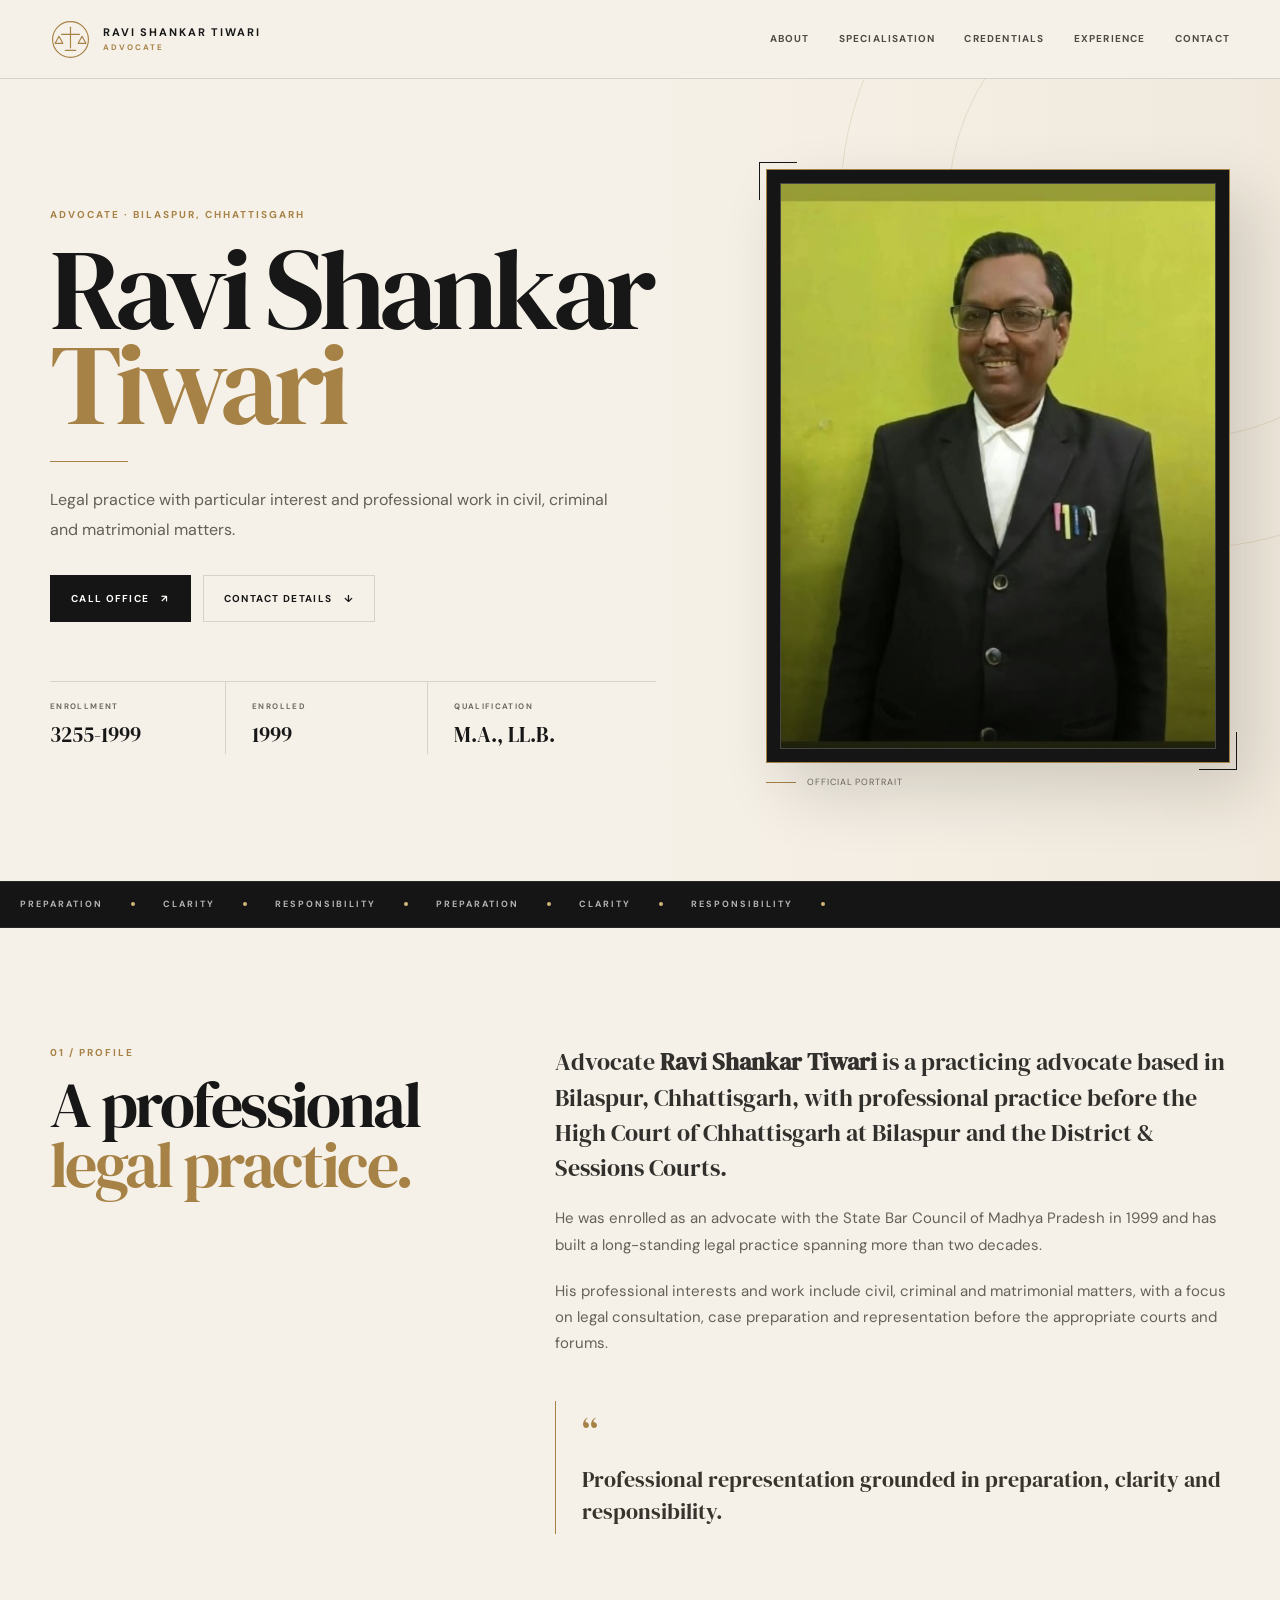
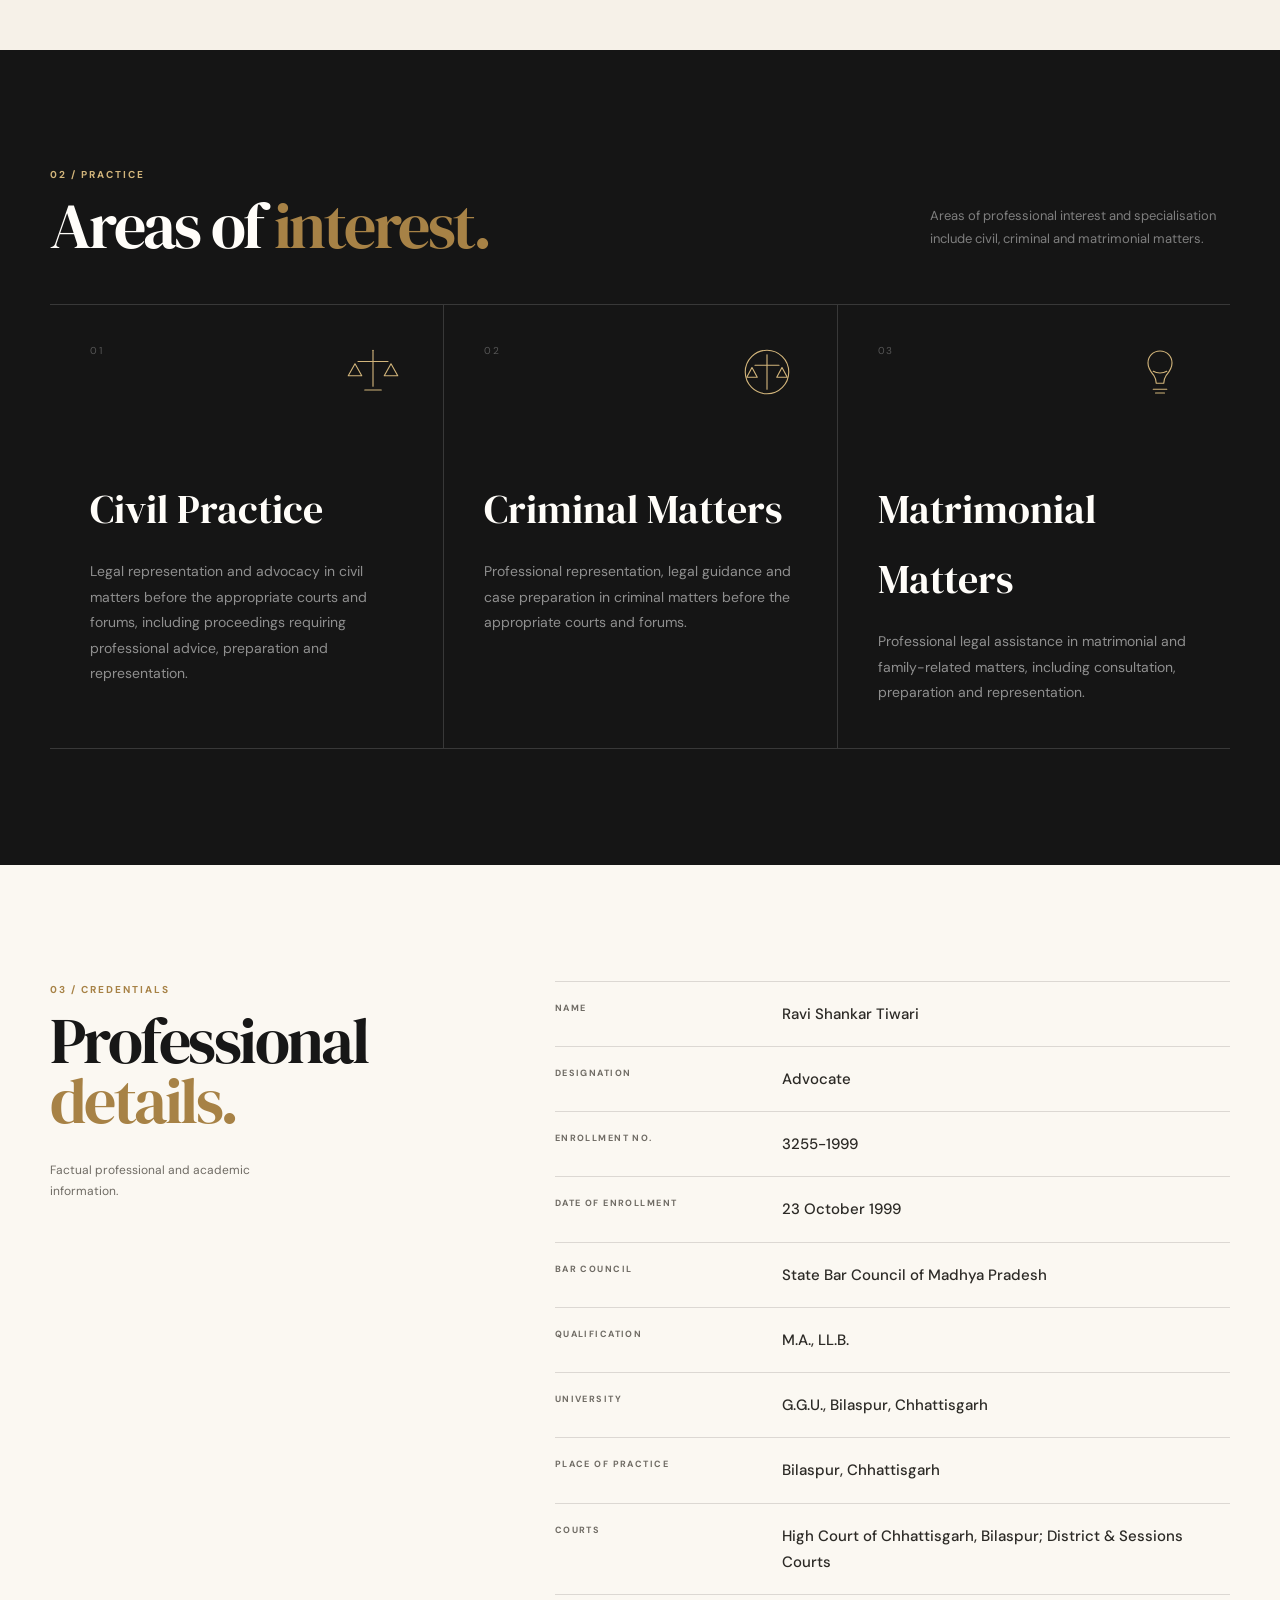
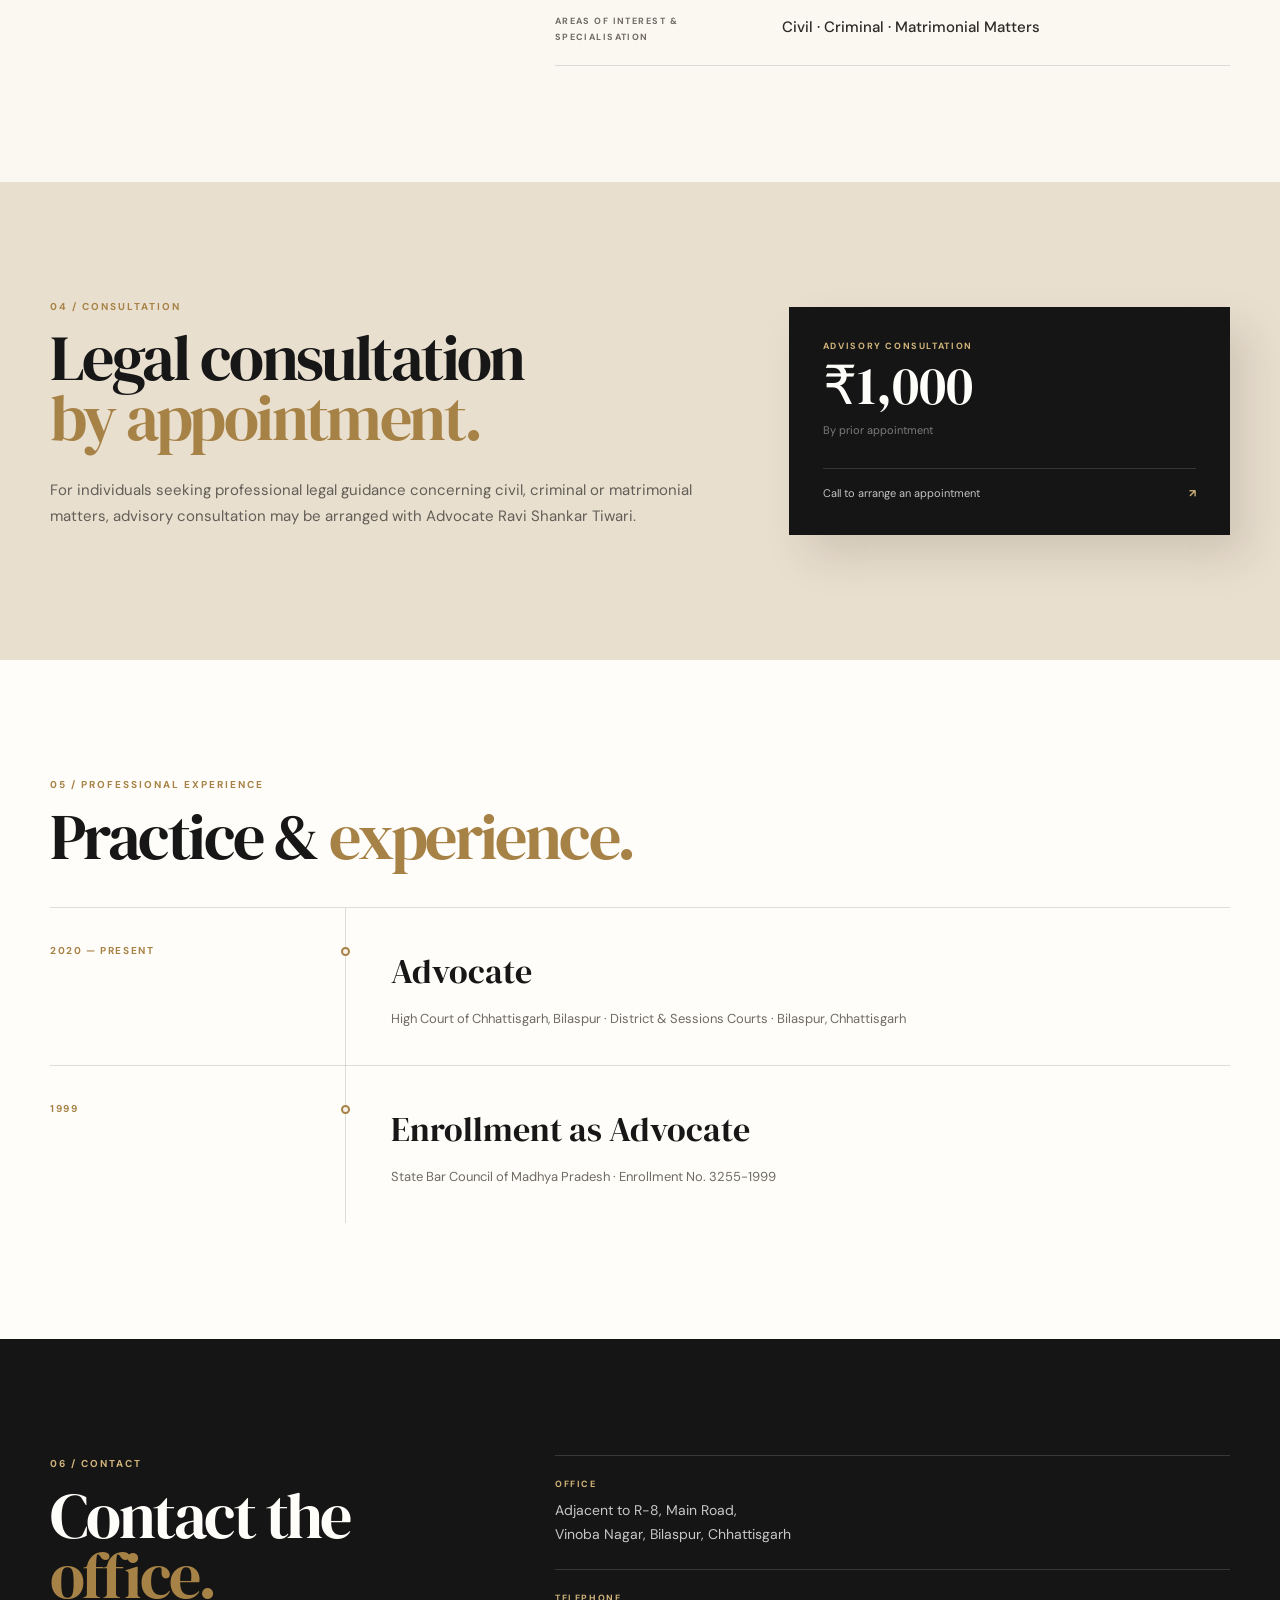
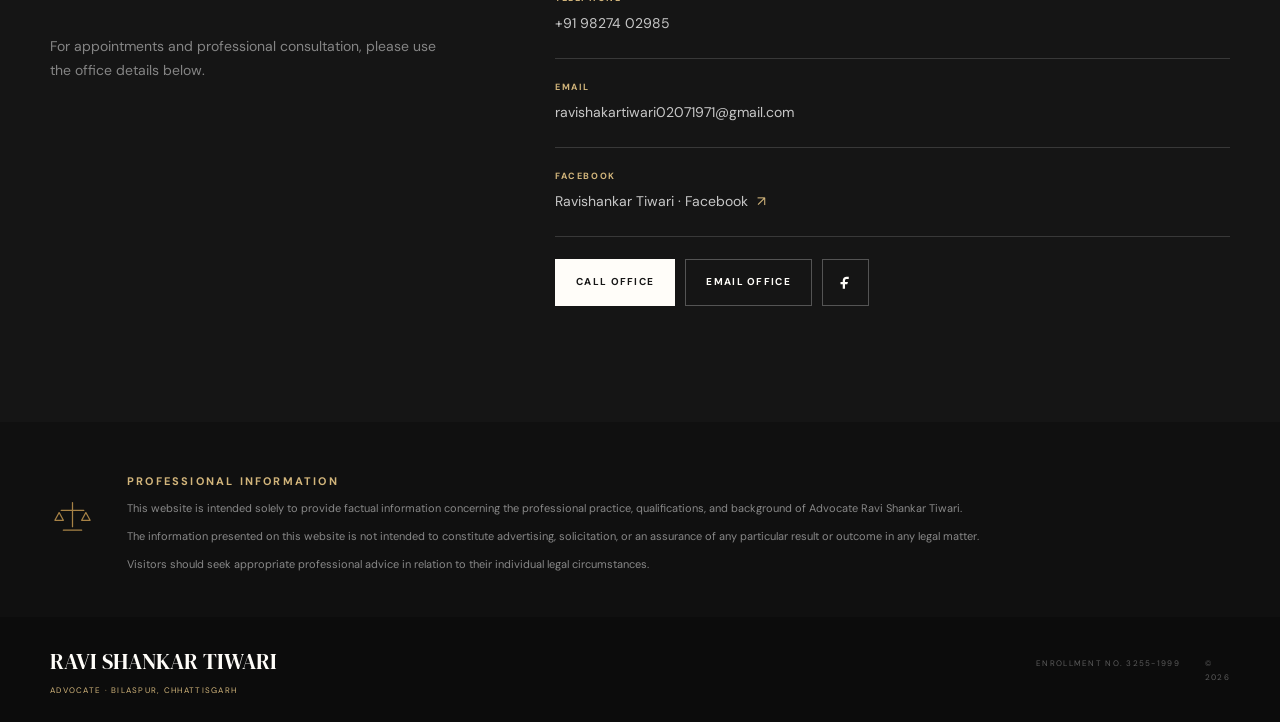
<file: ravi_shankar_tiwari_portfolio/index.html>
<!doctype html>
<html lang="en">
<head>
  <meta charset="utf-8">
  <meta name="viewport" content="width=device-width, initial-scale=1">
  <meta name="description" content="Professional profile of Advocate Ravi Shankar Tiwari, Bilaspur, Chhattisgarh.">
  <meta name="theme-color" content="#171717">
  
  <title>Ravi Shankar Tiwari — Advocate</title>
  <link rel="icon" href="assets/favicon.svg" type="image/svg+xml">
  <link rel="icon" href="assets/favicon-512.png" type="image/png" sizes="512x512">
  <link rel="apple-touch-icon" href="assets/apple-touch-icon.png">
  <link rel="manifest" href="site.webmanifest">
  <link rel="preconnect" href="https://fonts.googleapis.com">
  <link rel="preconnect" href="https://fonts.gstatic.com" crossorigin>
  <link href="https://fonts.googleapis.com/css2?family=DM+Sans:wght@400;500;600;700&family=DM+Serif+Display:ital@0;1&display=swap" rel="stylesheet">
  <link rel="stylesheet" href="style.css">
</head>
<body>
  <a class="skip-link" href="#main">Skip to content</a>

  <header class="site-header" id="top">
    <div class="container nav-wrap">
      <a class="brand" href="#top" aria-label="Ravi Shankar Tiwari home">
        <span class="brand-mark" aria-hidden="true">
          <svg viewBox="0 0 64 64" role="img">
            <circle cx="32" cy="32" r="28"></circle>
            <path d="M32 13v32"></path>
            <path d="M18 24h28"></path>
            <path d="M14 27l-6 11h12z"></path>
            <path d="M50 27l-6 11h12z"></path>
            <path d="M24 49h16"></path>
          </svg>
        </span>
        <span class="brand-copy">
          <strong>RAVI SHANKAR TIWARI</strong>
          <small>ADVOCATE</small>
        </span>
      </a>

      <button class="nav-toggle" type="button" aria-expanded="false" aria-controls="primary-nav" aria-label="Open navigation">
        <span></span><span></span><span></span>
      </button>

      <nav class="primary-nav" id="primary-nav" aria-label="Primary navigation">
        <a href="#about">About</a>
        <a href="#practice">Specialisation</a>
        <a href="#credentials">Credentials</a>
        <a href="#experience">Experience</a>
        <a href="#contact">Contact</a>
      </nav>
    </div>
  </header>

  <main id="main">
    <section class="hero" aria-labelledby="hero-title">
      <div class="hero-orbit orbit-one" aria-hidden="true"></div>
      <div class="hero-orbit orbit-two" aria-hidden="true"></div>
      <div class="container hero-grid">
        <div class="hero-content reveal">
          <p class="eyebrow">ADVOCATE · BILASPUR, CHHATTISGARH</p>
          <h1 id="hero-title">Ravi Shankar<br><em>Tiwari</em></h1>
          <div class="hero-line" aria-hidden="true"></div>
          <p class="hero-lead">
            Legal practice with particular interest and professional work in civil, criminal and matrimonial matters.
          </p>

          <div class="hero-actions">
            <a class="btn btn-primary" href="tel:+919827402985">Call Office <span>↗</span></a>
            <a class="btn btn-secondary" href="#contact">Contact Details <span>↓</span></a>
          </div>

          <div class="hero-stats" aria-label="Professional highlights">
            <div>
              <span>ENROLLMENT</span>
              <strong>3255-1999</strong>
            </div>
            <div>
              <span>ENROLLED</span>
              <strong>1999</strong>
            </div>
            <div>
              <span>QUALIFICATION</span>
              <strong>M.A., LL.B.</strong>
            </div>
          </div>
        </div>

        <div class="hero-portrait reveal reveal-delay">
          <div class="portrait-frame">
            <div class="portrait-inner">
              <img src="assets/ravi-shankar-tiwari.jpg" alt="Portrait of Advocate Ravi Shankar Tiwari" loading="eager" fetchpriority="high" decoding="async" onerror="this.onerror=null;this.src='assets/ravi-shankar-tiwari-placeholder.svg';this.alt='Portrait placeholder for Advocate Ravi Shankar Tiwari';">
            </div>
            <div class="portrait-corner corner-top" aria-hidden="true"></div>
            <div class="portrait-corner corner-bottom" aria-hidden="true"></div>
          </div>
          <div class="portrait-caption">
            <span class="caption-rule"></span>
            <span>Official portrait</span>
          </div>
        </div>
      </div>
    </section>

    <section class="marquee" aria-label="Professional statement">
      <div class="marquee-track">
        <span>PREPARATION</span><i></i><span>CLARITY</span><i></i><span>RESPONSIBILITY</span><i></i>
        <span>PREPARATION</span><i></i><span>CLARITY</span><i></i><span>RESPONSIBILITY</span><i></i>
      </div>
    </section>

    <section class="section about" id="about">
      <div class="container two-col">
        <div class="section-heading reveal">
          <p class="eyebrow">01 / PROFILE</p>
          <h2>A professional<br><em>legal practice.</em></h2>
        </div>
        <div class="section-copy reveal reveal-delay">
          <p class="lead-copy">
            Advocate <strong>Ravi Shankar Tiwari</strong> is a practicing advocate based in Bilaspur, Chhattisgarh, with professional practice before the High Court of Chhattisgarh at Bilaspur and the District &amp; Sessions Courts.
          </p>
          <p>
            He was enrolled as an advocate with the State Bar Council of Madhya Pradesh in 1999 and has built a long-standing legal practice spanning more than two decades.
          </p>
          <p>
            His professional interests and work include civil, criminal and matrimonial matters, with a focus on legal consultation, case preparation and representation before the appropriate courts and forums.
          </p>
          <blockquote>
            <span>“</span>
            <p>Professional representation grounded in preparation, clarity and responsibility.</p>
          </blockquote>
        </div>
      </div>
    </section>

    <section class="section practice" id="practice">
      <div class="container">
        <div class="section-top reveal">
          <div>
            <p class="eyebrow eyebrow-light">02 / PRACTICE</p>
            <h2>Areas of <em>interest.</em></h2>
          </div>
          <p>Areas of professional interest and specialisation include civil, criminal and matrimonial matters.</p>
        </div>

        <div class="practice-grid">
          <article class="practice-card reveal">
            <div class="card-top">
              <span>01</span>
              <svg viewBox="0 0 80 80" aria-hidden="true">
                <path d="M40 11v48"></path>
                <path d="M20 26h40"></path>
                <path d="M16 29l-9 16h18z"></path>
                <path d="M64 29l-9 16h18z"></path>
                <path d="M29 64h22"></path>
              </svg>
            </div>
            <h3>Civil Practice</h3>
            <p>Legal representation and advocacy in civil matters before the appropriate courts and forums, including proceedings requiring professional advice, preparation and representation.</p>
          </article>

          <article class="practice-card reveal reveal-delay">
            <div class="card-top">
              <span>02</span>
              <svg viewBox="0 0 80 80" aria-hidden="true">
                <circle cx="40" cy="40" r="29"></circle>
                <path d="M40 17v46"></path>
                <path d="M24 31h32"></path>
                <path d="M20 34l-7 13h14z"></path>
                <path d="M60 34l-7 13h14z"></path>
              </svg>
            </div>
            <h3>Criminal Matters</h3>
            <p>Professional representation, legal guidance and case preparation in criminal matters before the appropriate courts and forums.</p>
          </article>

          <article class="practice-card reveal">
            <div class="card-top">
              <span>03</span>
              <svg viewBox="0 0 80 80" aria-hidden="true">
                <path d="M40 12c-9 0-16 7-16 16 0 8 5 13 8 17 2 3 3 6 3 10h10c0-4 1-7 3-10 3-4 8-9 8-17 0-9-7-16-16-16z"></path>
                <path d="M31 63h18"></path>
                <path d="M34 68h12"></path>
                <path d="M31 39c5 3 13 3 18 0"></path>
              </svg>
            </div>
            <h3>Matrimonial Matters</h3>
            <p>Professional legal assistance in matrimonial and family-related matters, including consultation, preparation and representation.</p>
          </article>
        </div>
      </div>
    </section>

    <section class="section credentials" id="credentials">
      <div class="container two-col">
        <div class="section-heading reveal">
          <p class="eyebrow">03 / CREDENTIALS</p>
          <h2>Professional<br><em>details.</em></h2>
          <p class="aside-note">Factual professional and academic information.</p>
        </div>

        <div class="credential-table reveal reveal-delay">
          <div class="credential-row"><span>Name</span><strong>Ravi Shankar Tiwari</strong></div>
          <div class="credential-row"><span>Designation</span><strong>Advocate</strong></div>
          <div class="credential-row"><span>Enrollment No.</span><strong>3255-1999</strong></div>
          <div class="credential-row"><span>Date of Enrollment</span><strong>23 October 1999</strong></div>
          <div class="credential-row"><span>Bar Council</span><strong>State Bar Council of Madhya Pradesh</strong></div>
          <div class="credential-row"><span>Qualification</span><strong>M.A., LL.B.</strong></div>
          <div class="credential-row"><span>University</span><strong>G.G.U., Bilaspur, Chhattisgarh</strong></div>
          <div class="credential-row"><span>Place of Practice</span><strong>Bilaspur, Chhattisgarh</strong></div>
          <div class="credential-row"><span>Courts</span><strong>High Court of Chhattisgarh, Bilaspur; District &amp; Sessions Courts</strong></div>
          <div class="credential-row"><span>Areas of Interest &amp; Specialisation</span><strong>Civil · Criminal · Matrimonial Matters</strong></div>
        </div>
      </div>
    </section>

    <section class="section advisory">
      <div class="container advisory-grid">
        <div class="reveal">
          <p class="eyebrow">04 / CONSULTATION</p>
          <h2>Legal consultation<br><em>by appointment.</em></h2>
          <p class="advisory-copy">For individuals seeking professional legal guidance concerning civil, criminal or matrimonial matters, advisory consultation may be arranged with Advocate Ravi Shankar Tiwari.</p>
        </div>
        <div class="consult-card reveal reveal-delay">
          <span>ADVISORY CONSULTATION</span>
          <strong>₹1,000</strong>
          <small>By prior appointment</small>
          <a href="tel:+919827402985">Call to arrange an appointment <b>↗</b></a>
        </div>
      </div>
    </section>

    <section class="section experience" id="experience">
      <div class="container">
        <div class="section-top experience-heading reveal">
          <div>
            <p class="eyebrow">05 / PROFESSIONAL EXPERIENCE</p>
            <h2>Practice &amp; <em>experience.</em></h2>
          </div>
        </div>

        <div class="timeline">
          <div class="timeline-item reveal">
            <div class="timeline-date">2020 — PRESENT</div>
            <div class="timeline-dot" aria-hidden="true"></div>
            <div class="timeline-content">
              <h3>Advocate</h3>
              <p>High Court of Chhattisgarh, Bilaspur · District &amp; Sessions Courts · Bilaspur, Chhattisgarh</p>
            </div>
          </div>
          <div class="timeline-item reveal reveal-delay">
            <div class="timeline-date">1999</div>
            <div class="timeline-dot" aria-hidden="true"></div>
            <div class="timeline-content">
              <h3>Enrollment as Advocate</h3>
              <p>State Bar Council of Madhya Pradesh · Enrollment No. 3255-1999</p>
            </div>
          </div>
        </div>
      </div>
    </section>

    <section class="section contact" id="contact">
      <div class="container contact-grid">
        <div class="reveal">
          <p class="eyebrow eyebrow-light">06 / CONTACT</p>
          <h2>Contact the<br><em>office.</em></h2>
          <p class="contact-intro">For appointments and professional consultation, please use the office details below.</p>
        </div>

        <div class="contact-details reveal reveal-delay">
          <div class="contact-row">
            <span>OFFICE</span>
            <p>Adjacent to R-8, Main Road,<br>Vinoba Nagar, Bilaspur, Chhattisgarh</p>
          </div>
          <div class="contact-row">
            <span>TELEPHONE</span>
            <a href="tel:+919827402985">+91 98274 02985</a>
          </div>
          <div class="contact-row">
            <span>EMAIL</span>
            <a href="mailto:ravishakartiwari02071971@gmail.com">ravishakartiwari02071971@gmail.com</a>
          </div>
          <div class="contact-row">
            <span>FACEBOOK</span>
            <a href="https://www.facebook.com/p/Ravishankar-Tiwari-100022422034829/" target="_blank" rel="noopener noreferrer">Ravishankar Tiwari · Facebook <span>↗</span></a>
          </div>

          <div class="contact-actions">
            <a class="btn btn-light" href="tel:+919827402985">Call Office</a>
            <a class="btn btn-outline" href="mailto:ravishakartiwari02071971@gmail.com">Email Office</a>
            <a class="icon-link" href="https://www.facebook.com/p/Ravishankar-Tiwari-100022422034829/" target="_blank" rel="noopener noreferrer" aria-label="Open Facebook profile">
              <svg viewBox="0 0 24 24" aria-hidden="true"><path d="M14 8h3V5h-3c-2.8 0-5 2.2-5 5v2H6v3h3v6h3v-6h3l1-3h-4v-2c0-1.1.9-2 2-2z"></path></svg>
            </a>
          </div>
        </div>
      </div>
    </section>

    <section class="legal-note">
      <div class="container legal-grid">
        <div class="legal-symbol" aria-hidden="true">
          <svg viewBox="0 0 64 64">
            <path d="M32 8v34"></path>
            <path d="M16 19h32"></path>
            <path d="M13 22l-6 11h12z"></path>
            <path d="M51 22l-6 11h12z"></path>
            <path d="M19 47h26"></path>
          </svg>
        </div>
        <div>
          <p class="eyebrow eyebrow-light">PROFESSIONAL INFORMATION</p>
          <p>This website is intended solely to provide factual information concerning the professional practice, qualifications, and background of Advocate Ravi Shankar Tiwari.</p>
          <p>The information presented on this website is not intended to constitute advertising, solicitation, or an assurance of any particular result or outcome in any legal matter.</p>
          <p>Visitors should seek appropriate professional advice in relation to their individual legal circumstances.</p>
        </div>
      </div>
    </section>
  </main>

  <footer class="site-footer">
    <div class="container footer-inner">
      <div>
        <strong>RAVI SHANKAR TIWARI</strong>
        <span>ADVOCATE · BILASPUR, CHHATTISGARH</span>
      </div>
      <div class="footer-meta">
        <span>ENROLLMENT NO. 3255-1999</span>
        <span>© <span id="year"></span></span>
      </div>
    </div>
  </footer>

  <script src="script.js"></script>
</body>
</html>
</file>
<file: ravi_shankar_tiwari_portfolio/style.css>
:root {
  --paper: #f6f1e8;
  --paper-soft: #fbf8f2;
  --paper-deep: #e9dfcf;
  --ink: #171717;
  --ink-soft: #31302d;
  --muted: #6f6b64;
  --line: rgba(28, 26, 23, .14);
  --dark: #151515;
  --dark-soft: #20201f;
  --gold: #a78246;
  --gold-soft: #d2b57b;
  --white: #fffdf9;
  --serif: "DM Serif Display", Georgia, serif;
  --sans: "DM Sans", Arial, sans-serif;
  --max: 1180px;
}

* { box-sizing: border-box; }
html { scroll-behavior: smooth; }
body {
  margin: 0;
  color: var(--ink);
  background: var(--paper);
  font-family: var(--sans);
  font-size: 15px;
  line-height: 1.75;
  -webkit-font-smoothing: antialiased;
}
a { color: inherit; text-decoration: none; }
button, a { -webkit-tap-highlight-color: transparent; }
img { max-width: 100%; display: block; }

.skip-link {
  position: fixed;
  left: 14px;
  top: -100px;
  z-index: 1000;
  padding: 10px 14px;
  background: var(--dark);
  color: var(--white);
}
.skip-link:focus { top: 14px; }

.container {
  width: min(var(--max), calc(100% - 56px));
  margin: 0 auto;
}

.site-header {
  position: sticky;
  top: 0;
  z-index: 100;
  background: rgba(246, 241, 232, .9);
  border-bottom: 1px solid var(--line);
  backdrop-filter: blur(18px);
}
.nav-wrap {
  min-height: 78px;
  display: flex;
  align-items: center;
  justify-content: space-between;
  gap: 28px;
}
.brand {
  display: inline-flex;
  align-items: center;
  gap: 12px;
}
.brand-mark { width: 41px; height: 41px; flex: 0 0 41px; color: var(--gold); }
.brand-mark svg, .legal-symbol svg {
  width: 100%; height: 100%; fill: none; stroke: currentColor; stroke-width: 1.8;
  stroke-linecap: round; stroke-linejoin: round;
}
.brand-copy strong {
  display: block;
  font-size: 11px;
  line-height: 1;
  letter-spacing: .17em;
}
.brand-copy small {
  display: block;
  margin-top: 5px;
  color: var(--gold);
  font-size: 8px;
  line-height: 1;
  font-weight: 700;
  letter-spacing: .25em;
}
.primary-nav { display: flex; align-items: center; gap: 29px; }
.primary-nav a {
  color: #4e4b46;
  font-size: 10px;
  font-weight: 700;
  letter-spacing: .12em;
  text-transform: uppercase;
  transition: color .2s ease;
}
.primary-nav a:hover { color: var(--gold); }
.nav-toggle {
  display: none;
  border: 0;
  background: transparent;
  padding: 8px;
  cursor: pointer;
}
.nav-toggle span {
  display: block;
  width: 22px;
  height: 1px;
  margin: 5px 0;
  background: var(--ink);
  transition: transform .2s ease, opacity .2s ease;
}
.nav-toggle.active span:nth-child(1) { transform: translateY(6px) rotate(45deg); }
.nav-toggle.active span:nth-child(2) { opacity: 0; }
.nav-toggle.active span:nth-child(3) { transform: translateY(-6px) rotate(-45deg); }

.hero {
  position: relative;
  overflow: hidden;
  min-height: 760px;
  background: var(--paper);
}
.hero::before {
  content: "";
  position: absolute;
  inset: 0;
  background: linear-gradient(90deg, rgba(255,255,255,0) 48%, rgba(167,130,70,.07) 100%);
  pointer-events: none;
}
.hero-orbit {
  position: absolute;
  border: 1px solid rgba(167,130,70,.18);
  border-radius: 50%;
  pointer-events: none;
}
.orbit-one { width: 690px; height: 690px; right: -250px; top: -220px; }
.orbit-two { width: 470px; height: 470px; right: -138px; top: -110px; }
.hero-grid {
  position: relative;
  z-index: 1;
  min-height: 760px;
  display: grid;
  grid-template-columns: 1.02fr .78fr;
  gap: 110px;
  align-items: center;
  padding: 90px 0;
}
.eyebrow {
  margin: 0;
  color: var(--gold);
  font-size: 10px;
  font-weight: 700;
  letter-spacing: .2em;
  text-transform: uppercase;
}
.eyebrow-light { color: var(--gold-soft); }
.hero h1, h2, h3 { margin: 0; font-family: var(--serif); font-weight: 400; }
.hero h1 {
  max-width: 800px;
  margin-top: 19px;
  font-size: clamp(74px, 9vw, 126px);
  line-height: .82;
  letter-spacing: -.055em;
}
h1 em, h2 em { color: var(--gold); font-style: normal; }
.hero-line { width: 78px; height: 1px; margin-top: 30px; background: var(--gold); }
.hero-lead {
  max-width: 565px;
  margin: 23px 0 0;
  color: #625f59;
  font-size: 16px;
  line-height: 1.85;
}
.hero-actions { display: flex; flex-wrap: wrap; align-items: center; gap: 12px; margin-top: 31px; }
.btn {
  min-height: 47px;
  display: inline-flex;
  align-items: center;
  justify-content: center;
  gap: 12px;
  padding: 0 20px;
  border: 1px solid transparent;
  font-size: 10px;
  font-weight: 700;
  letter-spacing: .13em;
  text-transform: uppercase;
  transition: transform .2s ease, background .2s ease, color .2s ease, border-color .2s ease;
}
.btn:hover { transform: translateY(-2px); }
.btn-primary { color: var(--white); background: var(--dark); }
.btn-primary:hover { background: #2a2927; }
.btn-secondary { color: var(--ink); border-color: var(--line); background: transparent; }
.btn-secondary:hover { border-color: rgba(167,130,70,.55); }
.hero-stats {
  max-width: 700px;
  display: grid;
  grid-template-columns: repeat(3, 1fr);
  margin-top: 59px;
  border-top: 1px solid var(--line);
}
.hero-stats > div {
  padding: 17px 26px 0 0;
  margin-right: 26px;
  border-right: 1px solid var(--line);
}
.hero-stats > div:last-child { margin-right: 0; border-right: 0; }
.hero-stats span {
  display: block;
  margin-bottom: 4px;
  color: var(--muted);
  font-size: 8px;
  font-weight: 700;
  letter-spacing: .17em;
}
.hero-stats strong { font-family: var(--serif); font-size: 21px; font-weight: 400; }

.hero-portrait { position: relative; max-width: 480px; margin-left: auto; }
.portrait-frame {
  position: relative;
  padding: 13px;
  background: var(--dark);
  border: 1px solid var(--gold);
  box-shadow: 22px 28px 60px rgba(31,25,18,.16);
}
.portrait-inner {
  position: relative;
  aspect-ratio: .77;
  overflow: hidden;
  background: #272724;
  border: 1px solid rgba(255,255,255,.15);
}
.portrait-inner::after {
  content: "";
  position: absolute;
  inset: 0;
  background: linear-gradient(180deg, rgba(0,0,0,0) 48%, rgba(0,0,0,.48) 100%);
  pointer-events: none;
}
.portrait-inner img { width: 100%; height: 100%; object-fit: cover; object-position: center 35%; }
.portrait-corner { position: absolute; width: 38px; height: 38px; border-color: var(--gold-soft); }
.corner-top { left: -8px; top: -8px; border-top: 1px solid; border-left: 1px solid; }
.corner-bottom { right: -8px; bottom: -8px; border-right: 1px solid; border-bottom: 1px solid; }
.portrait-caption { display: flex; align-items: center; gap: 11px; margin-top: 12px; color: var(--muted); font-size: 9px; letter-spacing: .1em; text-transform: uppercase; }
.caption-rule { width: 30px; height: 1px; background: var(--gold); }

.marquee {
  overflow: hidden;
  padding: 15px 0;
  border-top: 1px solid rgba(255,255,255,.08);
  border-bottom: 1px solid rgba(255,255,255,.08);
  background: var(--dark);
  color: rgba(255,255,255,.68);
}
.marquee-track {
  width: max-content;
  display: flex;
  align-items: center;
  gap: 28px;
  padding-left: 20px;
  animation: marquee 34s linear infinite;
  white-space: nowrap;
}
.marquee-track span { font-size: 9px; font-weight: 700; letter-spacing: .22em; }
.marquee-track i { width: 4px; height: 4px; border-radius: 50%; background: var(--gold-soft); }
@keyframes marquee { from { transform: translateX(0); } to { transform: translateX(-50%); } }

.section { padding: 116px 0; }
.two-col { display: grid; grid-template-columns: .74fr 1.26fr; gap: 108px; }
.section-heading h2, .section-top h2, .contact h2, .advisory h2 {
  margin-top: 13px;
  font-size: clamp(50px, 5vw, 72px);
  line-height: .94;
  letter-spacing: -.04em;
}
.section-copy { max-width: 730px; }
.section-copy p { margin: 0 0 20px; color: #65615a; }
.lead-copy { color: var(--ink-soft) !important; font-family: var(--serif); font-size: 24px; line-height: 1.47; }
.section-copy blockquote {
  margin: 44px 0 0;
  padding: 23px 0 6px 26px;
  border-left: 1px solid var(--gold);
}
.section-copy blockquote span { color: var(--gold); font-family: var(--serif); font-size: 38px; line-height: .5; }
.section-copy blockquote p { margin: 10px 0 0; color: #37342e; font-family: var(--serif); font-size: 22px; line-height: 1.45; }

.practice { background: var(--dark); color: rgba(255,255,255,.7); }
.practice .section-top { display: flex; align-items: flex-end; justify-content: space-between; gap: 35px; margin-bottom: 48px; }
.practice .section-top > p { max-width: 300px; margin: 0 0 6px; color: rgba(255,255,255,.45); font-size: 13px; }
.practice h2 { color: var(--white); }
.practice-grid { display: grid; grid-template-columns: repeat(3, 1fr); border-top: 1px solid rgba(255,255,255,.15); border-bottom: 1px solid rgba(255,255,255,.15); }
.practice-card { min-height: 375px; padding: 37px 40px 42px; transition: background .25s ease; }
.practice-card:hover { background: var(--dark-soft); }
.practice-card + .practice-card { border-left: 1px solid rgba(255,255,255,.15); }
.card-top { display: flex; justify-content: space-between; align-items: flex-start; }
.card-top > span { color: rgba(255,255,255,.28); font-size: 10px; letter-spacing: .16em; }
.card-top svg { width: 60px; color: var(--gold-soft); fill: none; stroke: currentColor; stroke-width: 1.5; stroke-linecap: round; stroke-linejoin: round; }
.practice-card h3 { margin-top: 72px; color: var(--white); font-size: 40px; }
.practice-card p { max-width: 535px; margin: 15px 0 0; color: rgba(255,255,255,.52); font-size: 14px; line-height: 1.82; }

.credentials { background: var(--paper-soft); }
.aside-note { max-width: 240px; margin-top: 28px; color: var(--muted); font-size: 12px; }
.credential-table { border-top: 1px solid var(--line); }
.credential-row { display: grid; grid-template-columns: .6fr 1.4fr; gap: 35px; padding: 19px 0; border-bottom: 1px solid var(--line); }
.credential-row span { color: var(--muted); font-size: 9px; font-weight: 700; letter-spacing: .16em; text-transform: uppercase; }
.credential-row strong { color: #2c2a26; font-weight: 500; }

.advisory { background: var(--paper-deep); }
.advisory-grid { display: grid; grid-template-columns: 1fr .68fr; gap: 90px; align-items: center; }
.advisory-copy { max-width: 660px; margin-top: 28px; color: #625e57; }
.consult-card { padding: 32px 34px; background: var(--dark); color: var(--white); box-shadow: 17px 21px 40px rgba(39,31,22,.13); }
.consult-card span { display: block; color: var(--gold-soft); font-size: 9px; font-weight: 700; letter-spacing: .18em; }
.consult-card strong { display: block; margin-top: 4px; font-family: var(--serif); font-size: 54px; line-height: 1; font-weight: 400; }
.consult-card small { display: block; margin-top: 9px; color: rgba(255,255,255,.44); font-size: 11px; }
.consult-card a { display: flex; justify-content: space-between; gap: 20px; margin-top: 27px; padding-top: 15px; border-top: 1px solid rgba(255,255,255,.14); color: rgba(255,255,255,.75); font-size: 11px; }
.consult-card a:hover { color: var(--gold-soft); }
.consult-card b { color: var(--gold-soft); }

.experience { background: var(--white); }
.experience-heading { margin-bottom: 40px; }
.timeline { position: relative; border-top: 1px solid var(--line); }
.timeline::before { content: ""; position: absolute; left: 25%; top: 0; bottom: 0; width: 1px; background: var(--line); }
.timeline-item { position: relative; display: grid; grid-template-columns: 25% 1fr; padding: 34px 0; }
.timeline-date { padding-right: 38px; color: var(--gold); font-size: 10px; font-weight: 700; letter-spacing: .16em; }
.timeline-dot { position: absolute; left: calc(25% - 4px); top: 39px; width: 9px; height: 9px; border-radius: 50%; background: var(--paper); border: 2px solid var(--gold); }
.timeline-content { padding-left: 46px; }
.timeline-content h3 { font-size: 34px; }
.timeline-content p { margin: 7px 0 0; color: var(--muted); font-size: 13px; }
.timeline-item + .timeline-item { border-top: 1px solid var(--line); }

.contact { background: var(--dark); color: var(--white); }
.contact-grid { display: grid; grid-template-columns: .75fr 1.25fr; gap: 100px; }
.contact h2 { color: var(--white); }
.contact-intro { max-width: 400px; margin-top: 28px; color: rgba(255,255,255,.48); font-size: 14px; }
.contact-details { border-top: 1px solid rgba(255,255,255,.15); }
.contact-row { padding: 21px 0; border-bottom: 1px solid rgba(255,255,255,.15); }
.contact-row > span { display: block; color: var(--gold-soft); font-size: 9px; font-weight: 700; letter-spacing: .18em; }
.contact-row p, .contact-row a { display: inline-block; margin: 5px 0 0; color: rgba(255,255,255,.76); font-size: 14px; }
.contact-row a:hover { color: var(--gold-soft); }
.contact-row a span { margin-left: 5px; color: var(--gold-soft); }
.contact-actions { display: flex; gap: 10px; align-items: center; padding-top: 22px; }
.btn-light { background: var(--white); color: var(--ink); }
.btn-outline { color: var(--white); border-color: rgba(255,255,255,.27); }
.btn-outline:hover { border-color: var(--gold-soft); color: var(--gold-soft); }
.icon-link {
  width: 47px; height: 47px; display: inline-flex; align-items: center; justify-content: center;
  border: 1px solid rgba(255,255,255,.27); color: var(--white); transition: transform .2s ease, border-color .2s ease, color .2s ease;
}
.icon-link:hover { transform: translateY(-2px); color: var(--gold-soft); border-color: var(--gold-soft); }
.icon-link svg { width: 18px; height: 18px; fill: currentColor; }

.legal-note { padding: 42px 0; background: #101010; color: rgba(255,255,255,.5); }
.legal-grid { display: grid; grid-template-columns: 55px 1fr; gap: 22px; }
.legal-symbol { width: 45px; color: var(--gold); }
.legal-note p { max-width: 920px; margin: 8px 0 0; font-size: 11px; line-height: 1.8; }

.site-footer { padding: 25px 0; background: #0c0c0c; color: rgba(255,255,255,.45); }
.footer-inner { display: flex; justify-content: space-between; align-items: center; gap: 30px; }
.footer-inner strong { display: block; color: var(--white); font-family: var(--serif); font-size: 22px; font-weight: 400; }
.footer-inner span { display: block; margin-top: 3px; color: var(--gold-soft); font-size: 8px; letter-spacing: .16em; }
.footer-meta { display: flex; gap: 25px; font-size: 9px; }
.footer-meta span { margin: 0; color: rgba(255,255,255,.33); }

.reveal { opacity: 0; transform: translateY(20px); transition: opacity .75s ease, transform .75s ease; }
.reveal.is-visible { opacity: 1; transform: translateY(0); }
.reveal-delay { transition-delay: .1s; }

@media (max-width: 960px) {
  .practice-grid { grid-template-columns: repeat(2, 1fr); }
  .practice-card:nth-child(3) { grid-column: 1 / -1; border-left: 0; border-top: 1px solid rgba(255,255,255,.15); }

  .container { width: min(var(--max), calc(100% - 40px)); }
  .hero-grid, .two-col, .advisory-grid, .contact-grid { grid-template-columns: 1fr; gap: 60px; }
  .hero-grid { min-height: auto; padding: 75px 0 105px; }
  .hero { min-height: auto; }
  .hero-portrait { width: min(510px, 100%); margin: 0 auto; }
  .section { padding: 88px 0; }
  .timeline::before { left: 0; }
  .timeline-item { grid-template-columns: 1fr; padding: 30px 0 30px 32px; }
  .timeline-dot { left: -4px; top: 35px; }
  .timeline-content { padding-left: 0; margin-top: 10px; }
}

@media (max-width: 680px) {
  .container { width: min(100% - 28px, var(--max)); }
  .nav-wrap { min-height: 70px; }
  .primary-nav {
    position: absolute;
    left: 0; right: 0; top: 100%;
    display: none;
    flex-direction: column;
    align-items: stretch;
    gap: 0;
    padding: 8px 14px 15px;
    background: var(--paper);
    border-bottom: 1px solid var(--line);
  }
  .primary-nav.open { display: flex; }
  .primary-nav a { padding: 11px 0; }
  .nav-toggle { display: block; }
  .hero-grid { padding-top: 52px; }
  .hero h1 { font-size: clamp(62px, 19vw, 90px); }
  .hero-stats { grid-template-columns: 1fr; gap: 0; }
  .hero-stats > div { padding: 15px 0; margin: 0; border-right: 0; border-bottom: 1px solid var(--line); }
  .hero-stats > div:last-child { border-bottom: 0; }
  .section-heading h2, .section-top h2, .contact h2, .advisory h2 { font-size: clamp(47px, 15vw, 66px); }
  .practice-grid { grid-template-columns: 1fr; }
  .practice-card + .practice-card { border-left: 0; border-top: 1px solid rgba(255,255,255,.15); }
  .practice-card { min-height: 0; padding: 30px 23px 38px; }
  .practice-card h3 { margin-top: 55px; font-size: 34px; }
  .credential-row { grid-template-columns: 1fr; gap: 6px; }
  .contact-actions { flex-wrap: wrap; }
  .contact-actions .btn { flex: 1 1 180px; }
  .footer-inner { align-items: flex-start; flex-direction: column; }
  .footer-meta { flex-direction: column; gap: 4px; }
  .orbit-one { width: 520px; height: 520px; right: -260px; top: -170px; }
  .orbit-two { display: none; }
}

@media (prefers-reduced-motion: reduce) {
  html { scroll-behavior: auto; }
  .marquee-track { animation: none; }
  .reveal { opacity: 1; transform: none; transition: none; }
  .btn, .icon-link { transition: none; }
}
</file>
